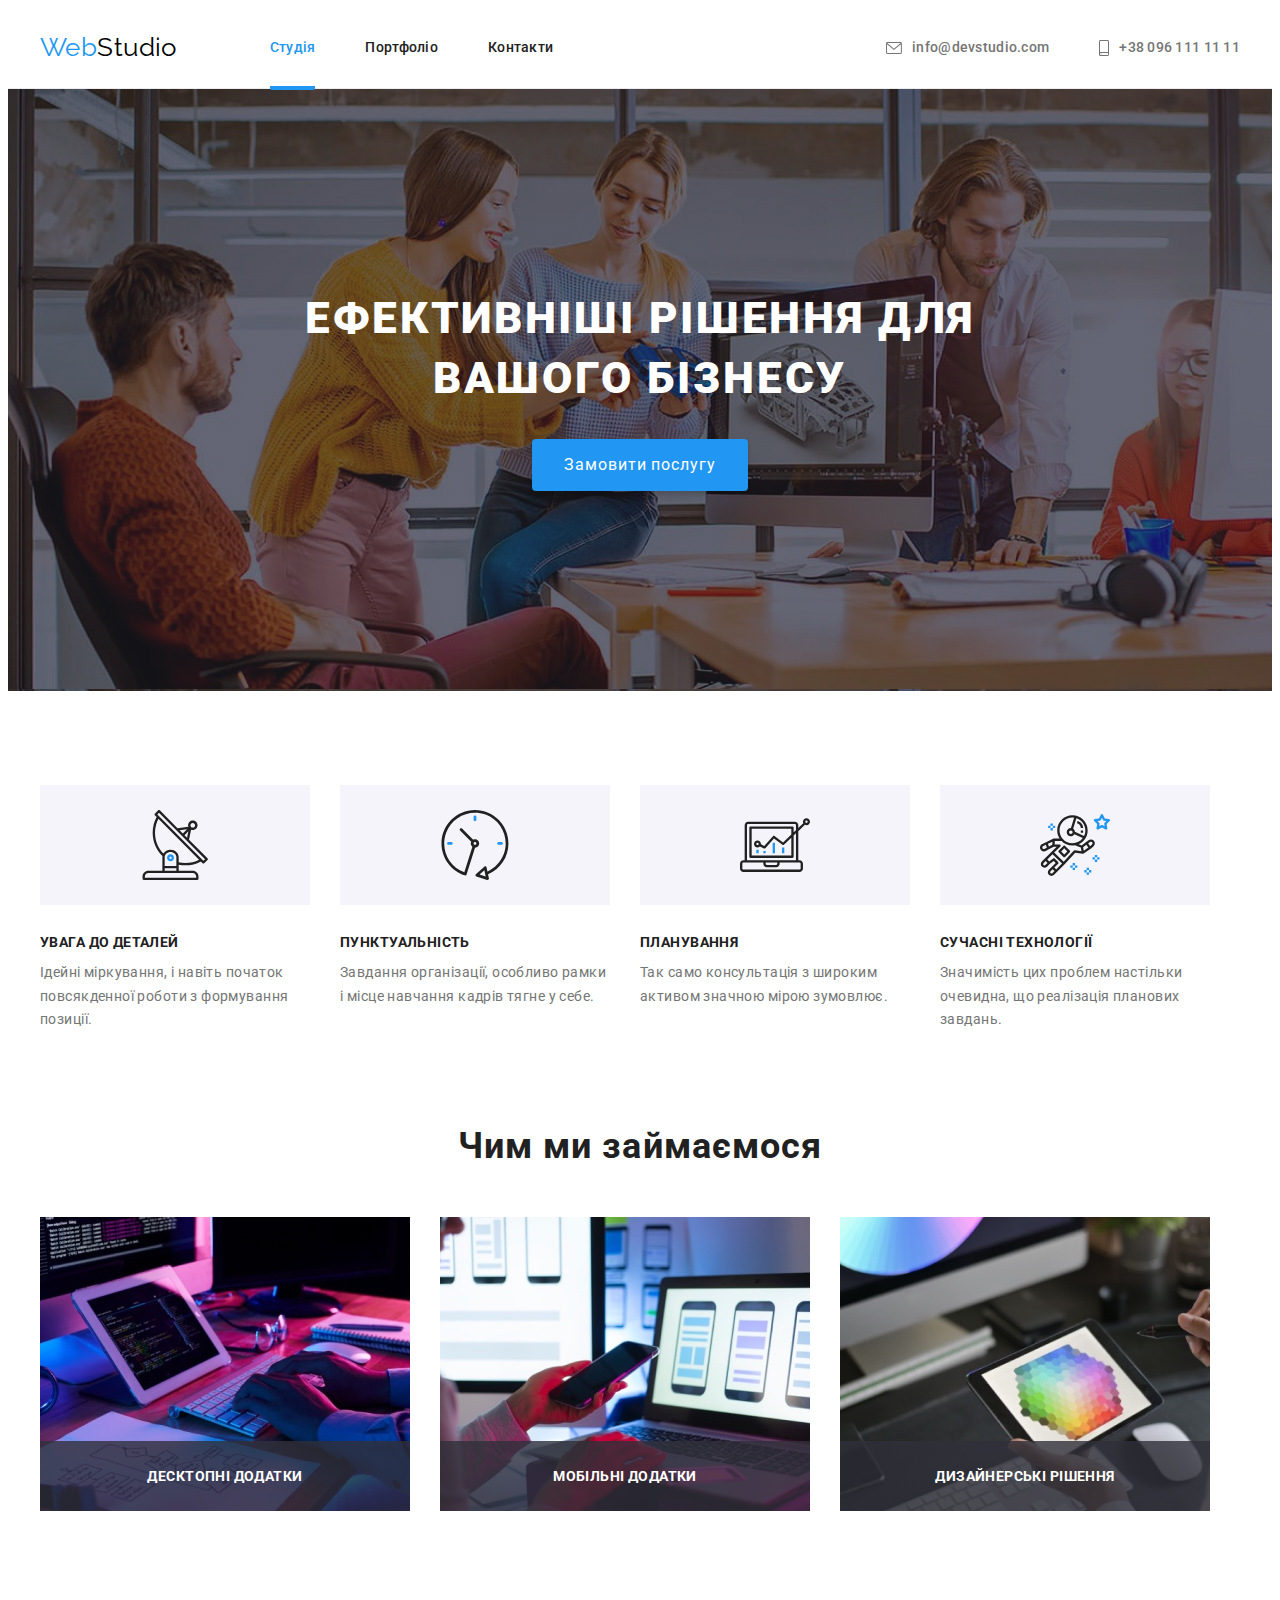
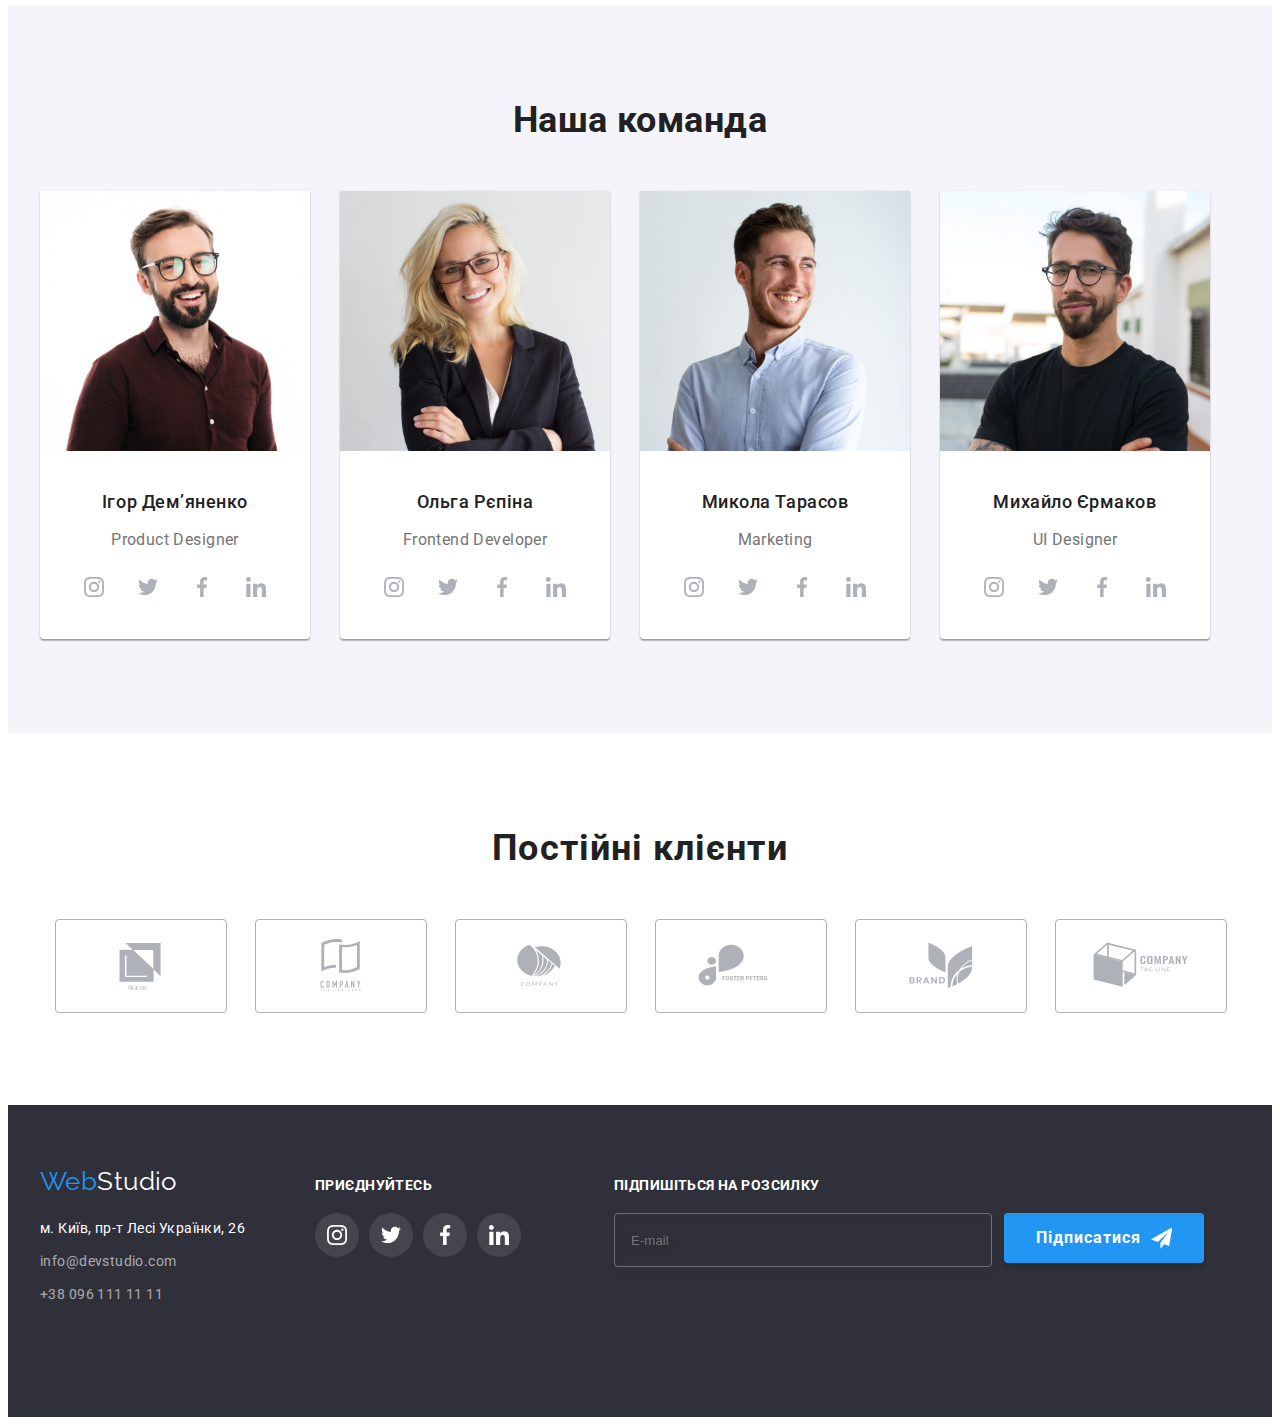
<file: index.html>
<!DOCTYPE html>
<html lang="uk">
<head>
    <meta charset="UTF-8">
    <meta http-equiv="X-UA-Compatible" content="IE=edge">
    <meta name="viewport" content="width=device-width, initial-scale=1.0">
    <title>Document</title>
    <link href="https://fonts.googleapis.com/css2?family=Raleway:wght@700&family=Roboto:wght@400;500;700;900&display=swap" 
          rel="stylesheet">
    <link rel="stylesheet" href="https://cdnjs.cloudflare.com/ajax/libs/modern-normalize/1.1.0/modern-normalize.min.css" integrity="sha512-wpPYUAdjBVSE4KJnH1VR1HeZfpl1ub8YT/NKx4PuQ5NmX2tKuGu6U/JRp5y+Y8XG2tV+wKQpNHVUX03MfMFn9Q==" 
            crossorigin="anonymous" referrerpolicy="no-referrer" />
    <link rel="stylesheet" href="./css/styles.css"/>
</head>
<body>
    <header class="header">
        <div class="container row">
            <nav class="header-left">
                <a class="studio" href="./index.html">
                    <span class="logo">Web</span><span class="logo-second">Studio</span>
                </a>
                <ul class="site-nav">
                    <li class="site-face"><a href="./index.html" class="link current">Студія</a></li>
                    <li class="site-face"><a href="./portfolio.html" class="link">Портфоліо</a></li>
                    <li class="site-face"><a href="" class="link">Контакти</a></li>
                </ul>
            </nav>
            <ul class="header-right">
                <li class="header-contact">
                    <a class="contacts-adress" href="mailto:info@devstudio.com">
                        <svg class="header-icon-mail" width="16" height="12">
                            <use href="./images/icons.svg#icon-envelope"></use>
                        </svg>
                        info@devstudio.com
                    </a>
                </li>
                <li class="header-contact">
                    <a class="contacts-adress" href="tel:+380961111111">
                        <svg class="header-icon-phone" width="10" height="16">
                            <use href="./images/icons.svg#icon-smartphone"></use>
                        </svg>
                        +38 096 111 11 11
                    </a>
                </li>
            </ul>
        </div>
    </header>
    <main>
        <section class="hero-main">
            <div class="container">
                <div class="backdrop is-hidden" data-modal>
                    <div class="modal">
                        <button class="button button-modal-close" data-modal-close>
                            <svg class="modal-icon-close">
                                <use class="modal-close" href="./images/icons.svg#icon-vector" width="11" height="11"></use>
                            </svg>
                        </button>
                        <p class="modal-title">Залиште свої дані, ми вам передзвонимо</p>
                        <form action="#" class="modal-form">
                            <div class="modal-field">
                                <label class="modal-label">Ім'я
                                    <div class="input-wrap">
                                        <input 
                                            class="modal-input"
                                            type="text" 
                                            name="user-name"
                                            required
                                        />
                                        <svg class="modal-icon" width="18" height="18">
                                            <use href="./images/icons.svg#icon-person"></use>
                                        </svg>
                                    </div>
                                </label>
                            </div>
                            <div class="modal-field">
                                <label class="modal-label">Телефон
                                   <div class="input-wrap">
                                        <input 
                                            class="modal-input"
                                            type="tel" 
                                            name="user-phone" 
                                            required
                                        />
                                        <svg class="modal-icon" width="18" height="18">
                                            <use href="./images/icons.svg#icon-phone"></use>
                                        </svg>
                                   </div>
                                </label>
                            </div>
                            <div class="modal-field">
                                <label class="modal-label">Пошта
                                    <div class="input-wrap">
                                        <input 
                                            class="modal-input"
                                            type="email" 
                                            name="user-mail"
                                            required
                                        />
                                        <svg class="modal-icon" width="18" height="18">
                                            <use href="./images/icons.svg#icon-email"></use>
                                        </svg>
                                    </div>
                                </label>
                            </div>
                            <div class="modal-field">
                                <label class="modal-label">Коментар
                                    <textarea class="modal-text"
                                        name="user-text"
                                        placeholder="Введіть текст"
                                    ></textarea>
                                </label>
                            </div>
                           <div class="modal-privacy">
                                <input type="checkbox" name="privacy" id="privacy" class="modal-check visually-hidden" value="true">
                                    <label for="privacy" class="check-text">
                                    <span>
                                        <svg class="check-icon" width="16" height="15">
                                            <use href="./images/icons.svg#icon-vectors"></use>
                                        </svg>
                                    </span>
                                    Погоджуюся з розсилкою та приймаю &nbsp;
                                    <a class="modal-link" href="">Умови договору</a> 
                                </label>
                           </div>
                            <button type="submit" class="button">Відправити</button>
                        </form>
                    </div>
                </div>
                <h1 class="hero">Ефективніші рішення для </br> вашого бізнесу</h1>
                <button class="button" data-modal-open type="button">Замовити послугу</button>
            </div>
            
        </section>
        <section class="benefit">
            <div class="container">
                <h2 class="benefit-title-item">Переваги</h2>
                <ul class="benefit-main ben-row">
                    <li class="ben-text-row ben-text-two">
                        <div class="icon-in-ben">
                            <svg class="ben-icon" width="70" height='70'>
                                <use href="./images/icons.svg#icon-Group"></use>
                            </svg>
                        </div>
                        <div class="icon-text-main">
                            <h3 class="benefit-title">Увага до деталей</h3>
                            <p class="benefit-text">
                                Ідейні міркування, і навіть початок повсякденної роботи з формування позиції.
                            </p>
                        </div>
                    </li>
                    <li class="ben-text-row ben-text">
                        <div class="icon-in-ben">
                            <svg class="ben-icon" width="70" height='70'>
                                <use href="./images/icons.svg#icon-clock"></use>
                            </svg>
                        </div>
                        <div class="ben-text-main">
                            <h3 class="benefit-title">Пунктуальність</h3>
                            <p class="benefit-text">
                                Завдання організації, особливо рамки і місце навчання кадрів тягне у себе.
                            </p>
                        </div>
                    </li>
                    <li class="ben-text-row ben-text">
                        <div class="icon-in-ben">
                            <svg class="ben-icon" width="70" height='70'>
                                <use href="./images/icons.svg#icon-diagram"></use>
                            </svg>
                        </div>
                        <div class="ben-text-main">
                            <h3 class="benefit-title">Планування</h3>
                            <p class="benefit-text">
                                Так само консультація з широким активом значною мірою зумовлює.
                            </p>
                        </div>
                    </li>
                    <li class="ben-text-row ben-text-two">
                        <div class="icon-in-ben">
                            <svg class="ben-icon" width="70" height='70'>
                                <use href="./images/icons.svg#icon-astronaut"></use>
                            </svg>
                        </div>
                        <div class="ben-text-main">
                            <h3 class="benefit-title">Сучасні технології</h3>
                            <p class="benefit-text">
                                Значимість цих проблем настільки очевидна, що реалізація планових завдань.
                            </p>
                        </div>
                    </li>
                </ul>
            </div>

        </section>
        <section class="advantage">
            <div class="container">
                <h2 class="advantage-title">Чим ми займаємося</h2>
                    <ul class="advantage-main advantage-row">
                       <li class="advan-img">
                            <div class="advan-img-action"><img class="advantage-img" src="./images/img-1.jpg" alt="Розробка" width="370" height="294"/>
                                <div class="advantage-action">
                                    <p class="advantage-text">Десктопні додатки</p>
                                </div>
                            </div>
                            
                        </li>
                       <li class="advan-img">
                            <div class="advan-img-action"><img class="advantage-img" src="./images/img-2-2.jpg" alt="Дизайн" width="370" height="294"/>
                                <div class="advantage-action">
                                    <p class="advantage-text">Мобільні додатки</p>
                                </div>
                            </div>
                           
                        </li>
                       <li class="advan-img">
                            <div class="advan-img-action"><img class="advantage-img" src="./images/img-3.jpg" alt="Запуск вашого проекта" width="370" height="294"/>
                                <div class="advantage-action">
                                <p class="advantage-text">Дизайнерські рішення</p>
                                </div>
                            </div>
                            
                        </li>
                    </ul>
            </div>
        </section>
        <section class="team-section">
            <div class="container">
                <h2 class="team">Наша команда</h2>
                <ul class="team-item">
                    <li class="team-row">
                        <img class="team-img" src="./images/vykl1.jpg" alt="Ігор Демʼяненко" width="270" height="260"/>
                        <div class="team-text-main">
                            <h3 class="team-title">Ігор Демʼяненко</h3>
                            <p class="team-text">Product Designer</p>
                            <ul class="team-main">
                                <li class="team-icon">
                                    <a class="team-link link" href="">
                                        <svg class="team-link-pic" width="20" height="20">
                                            <use href="./images/icons.svg#icon-instagram"></use>
                                        </svg>
                                    </a></li>
                                <li class="team-icon">
                                    <a class="team-link link" href="">
                                        <svg class="team-link-pic" width="20" height="20">
                                            <use href="./images/icons.svg#icon-twitter"></use>
                                        </svg>
                                    </a></li>
                                <li class="team-icon">
                                    <a class="team-link link" href="">
                                        <svg class="team-link-pic" width="20" height="20">
                                            <use href="./images/icons.svg#icon-facebook"></use>
                                        </svg>
                                    </a></li>
                                <li class="team-icon">
                                    <a class="team-link link" href="">
                                        <svg class="team-link-pic" width="20" height="20">
                                            <use href="./images/icons.svg#icon-linkedin"></use>
                                        </svg>
                                    </a></li>
                            </ul>
                        </div>
                    </li>
                    <li class="team-row">
                        <img class="team-img" src="./images/vykl2.jpg" alt="Ольга Рєпіна" width="270" height="260" />
                        <div class="team-text-main">
                            <h3 class="team-title">Ольга Рєпіна</h3>
                            <p class="team-text">Frontend Developer</p>
                            <ul class="team-main">
                                <li class="team-icon">
                                    <a class="team-link link" href="">
                                        <svg class="team-link-pic" width="20" height="20">
                                            <use href="./images/icons.svg#icon-instagram"></use>
                                        </svg>
                                    </a>
                                </li>
                                <li class="team-icon">
                                    <a class="team-link link" href="">
                                        <svg class="team-link-pic" width="20" height="20">
                                            <use href="./images/icons.svg#icon-twitter"></use>
                                        </svg>
                                    </a>
                                </li>
                                <li class="team-icon">
                                    <a class="team-link link" href="">
                                        <svg class="team-link-pic" width="20" height="20">
                                            <use href="./images/icons.svg#icon-facebook"></use>
                                        </svg>
                                    </a>
                                </li>
                                <li class="team-icon">
                                    <a class="team-link link" href="">
                                        <svg class="team-link-pic" width="20" height="20">
                                            <use href="./images/icons.svg#icon-linkedin"></use>
                                        </svg>
                                    </a>
                                </li>
                            </ul>
                        </div>
                    </li>
                    <li class="team-row">
                      <img class="team-img" src="./images/vykl3.jpg" alt="Микола Тарасов" width="270" height="260" />
                      <div class="team-text-main">
                          <h3 class="team-title">Микола Тарасов</h3>
                          <p class="team-text">Marketing</p>
                            <ul class="team-main">
                                <li class="team-icon">
                                    <a class="team-link link" href="">
                                        <svg class="team-link-pic" width="20" height="20">
                                            <use href="./images/icons.svg#icon-instagram"></use>
                                        </svg>
                                    </a>
                                </li>
                                <li class="team-icon">
                                    <a class="team-link link" href="">
                                        <svg class="team-link-pic" width="20" height="20">
                                            <use href="./images/icons.svg#icon-twitter"></use>
                                        </svg>
                                    </a>
                                </li>
                                <li class="team-icon">
                                    <a class="team-link link" href="">
                                        <svg class="team-link-pic" width="20" height="20">
                                            <use href="./images/icons.svg#icon-facebook"></use>
                                        </svg>
                                    </a>
                                </li>
                                <li class="team-icon">
                                    <a class="team-link link" href="">
                                        <svg class="team-link-pic" width="20" height="20">
                                            <use href="./images/icons.svg#icon-linkedin"></use>
                                        </svg>
                                    </a>
                                </li>
                            </ul>
                      </div>
                    </li>
                    <li class="team-row">
                        <img class="team-img" src="./images/vykl4.jpg" alt="Михайло Єрмаков" width="270" height="260" />
                        <div class="team-text-main">
                            <h3 class="team-title">Михайло Єрмаков</h3>
                            <p class="team-text">UI Designer</p>
                            <ul class="team-main">
                                <li class="team-icon">
                                    <a class="team-link link" href="">
                                        <svg class="team-link-pic" width="20" height="20">
                                            <use href="./images/icons.svg#icon-instagram"></use>
                                        </svg>
                                    </a>
                                </li>
                                <li class="team-icon">
                                    <a class="team-link link" href="">
                                        <svg class="team-link-pic" width="20" height="20">
                                            <use href="./images/icons.svg#icon-twitter"></use>
                                        </svg>
                                    </a>
                                </li>
                                <li class="team-icon link">
                                    <a class="team-link" href="">
                                        <svg class="team-link-pic" width="20" height="20">
                                            <use href="./images/icons.svg#icon-facebook"></use>
                                        </svg>
                                    </a>
                                </li>
                                <li class="team-icon link">
                                    <a class="team-link" href="">
                                        <svg class="team-link-pic" width="20" height="20">
                                            <use href="./images/icons.svg#icon-linkedin"></use>
                                        </svg>
                                    </a>
                                </li>
                            </ul>
                        </div>
                    </li>
                </ul>
        </section>
        <section class="clients">
            <div class="container">
                <h2 class="clients-item">Постійні клієнти</h2>
                <ul class="clients-row">
                    <li class="clients-pre"><a class="clients-link" href="">
                        <svg class="clients-icon" weidth="106" height="60">
                            <use href="./images/icons.svg#icon-Logo-7"></use>
                        </svg>
                    </a></li>
                    <li class="clients-pre"><a class="clients-link" href="">
                        <svg class="clients-icon" weidth="106" height="60">
                            <use href="./images/icons.svg#icon-Logo"></use>
                        </svg>
                    </a></li>
                    <li class="clients-pre"><a class="clients-link" href="">
                        <svg class="clients-icon" weidth="106" height="60">
                            <use href="./images/icons.svg#icon-Logo-3"></use>
                        </svg>
                    </a></li>
                    <li class="clients-pre"><a class="clients-link" href="">
                        <svg class="clients-icon" weidth="106" height="60">
                            <use href="./images/icons.svg#icon-Logo-4"></use>
                        </svg>
                    </a></li>
                    <li class="clients-pre"><a class="clients-link" href="">
                        <svg class="clients-icon" weidth="106" height="60">
                            <use href="./images/icons.svg#icon-Logo-5"></use>
                        </svg>
                    </a></li>
                    <li class="clients-pre"><a class="clients-link" href="">
                        <svg class="clients-icon" weidth="106" height="60">
                            <use href="./images/icons.svg#icon-Logo-6"></use>
                        </svg>
                    </a></li>
                </ul>
            </div>
        </section>
    </main>
    <footer class="footer">
        <div class="container footer-main">
            <div class="footer-adress-main">
                <a class="studio-footer" href="./index.html">
                    <span class="logo">Web</span><span class="logo-third">Studio</span>
                </a>
                <address>
                <ul>
                    <li class="li-fot"><a href="https://www.google.com/maps/place/%D0%B1%D1%83%D0%BB.+%D0%9B%D0%B5%D1%81%D0%B8+%D0%A3%D0%BA%D1%80%D0%B0%D0%B8%D0%BD%D0%BA%D0%B8,+26,+%D0%9A%D0%B8%D0%B5%D0%B2,+%D0%A3%D0%BA%D1%80%D0%B0%D0%B8%D0%BD%D0%B0,+02000/@50.4265807,30.5383858,17z/data=!3m1!4b1!4m5!3m4!1s0x40d4cf0e033ecbe9:0x57a4dffefec77da0!8m2!3d50.4265807!4d30.5383858" target="_blank"  rel="noopener noreferrer" class="footer-geoadress">м. Київ, пр-т Лесі Українки, 26</a>  </li>
                    <li class="li-fot"><a href="mailto:info@devstudio.com"  class="footer-adress">info@devstudio.com</a></li>
                    <li class="li-fot"><a href="tel:+380961111111" class="footer-adress">+38 096 111 11 11</a></li>
                </ul>
                </address>
            </div>
            <div class="follow-main">
                <h3 class="follow-text">ПРИЄДНУЙТЕСЬ</h3>
                     <ul class="follow">
                        <li class="follow-item">
                            <a class="follow-link">
                                <svg class="follow-icon" width="20" height="20">
                                    <use href="./images/icons.svg#icon-instagram"></use>
                                </svg>
                            </a>
                        </li>
                        <li class="follow-item">
                            <a class="follow-link">
                                <svg class="follow-icon" width="20" height="20">
                                    <use href="./images/icons.svg#icon-twitter"></use> 
                                </svg>
                            </a>
                        </li>
                        <li class="follow-item">
                            <a class="follow-link">
                                <svg class="follow-icon" width="20" height="20">
                                    <use href="./images/icons.svg#icon-facebook"></use> 
                                </svg>
                            </a>
                        </li>
                        <li class="follow-item">
                            <a class="follow-link">
                                <svg class="follow-icon" width="20" height="20">
                                    <use href="./images/icons.svg#icon-linkedin"></use>
                                </svg>
                            </a>
                        </li>
                    </ul>
            </div>
            <div class="window">
                <h3 class="follow-text">ПІДПИШІТЬСЯ НА РОЗСИЛКУ</h3>
                <form class="window-form">
                    <label class=" window-item">
                        <input class="window-input" name="user-mail" placeholder="E-mail"></textarea>
                        <button class="button btn-window" type="submit">Підписатися
                            <svg class="window-icon" width="24" height="24">
                                <use href="./images/icons.svg#icon-send"></use>
                            </svg>
                        </button>
                    </label>
                </form>
            </div>
        </div>
    </footer>
    <script src="./js/modal.js"></script>
</body>
</html>
</file>
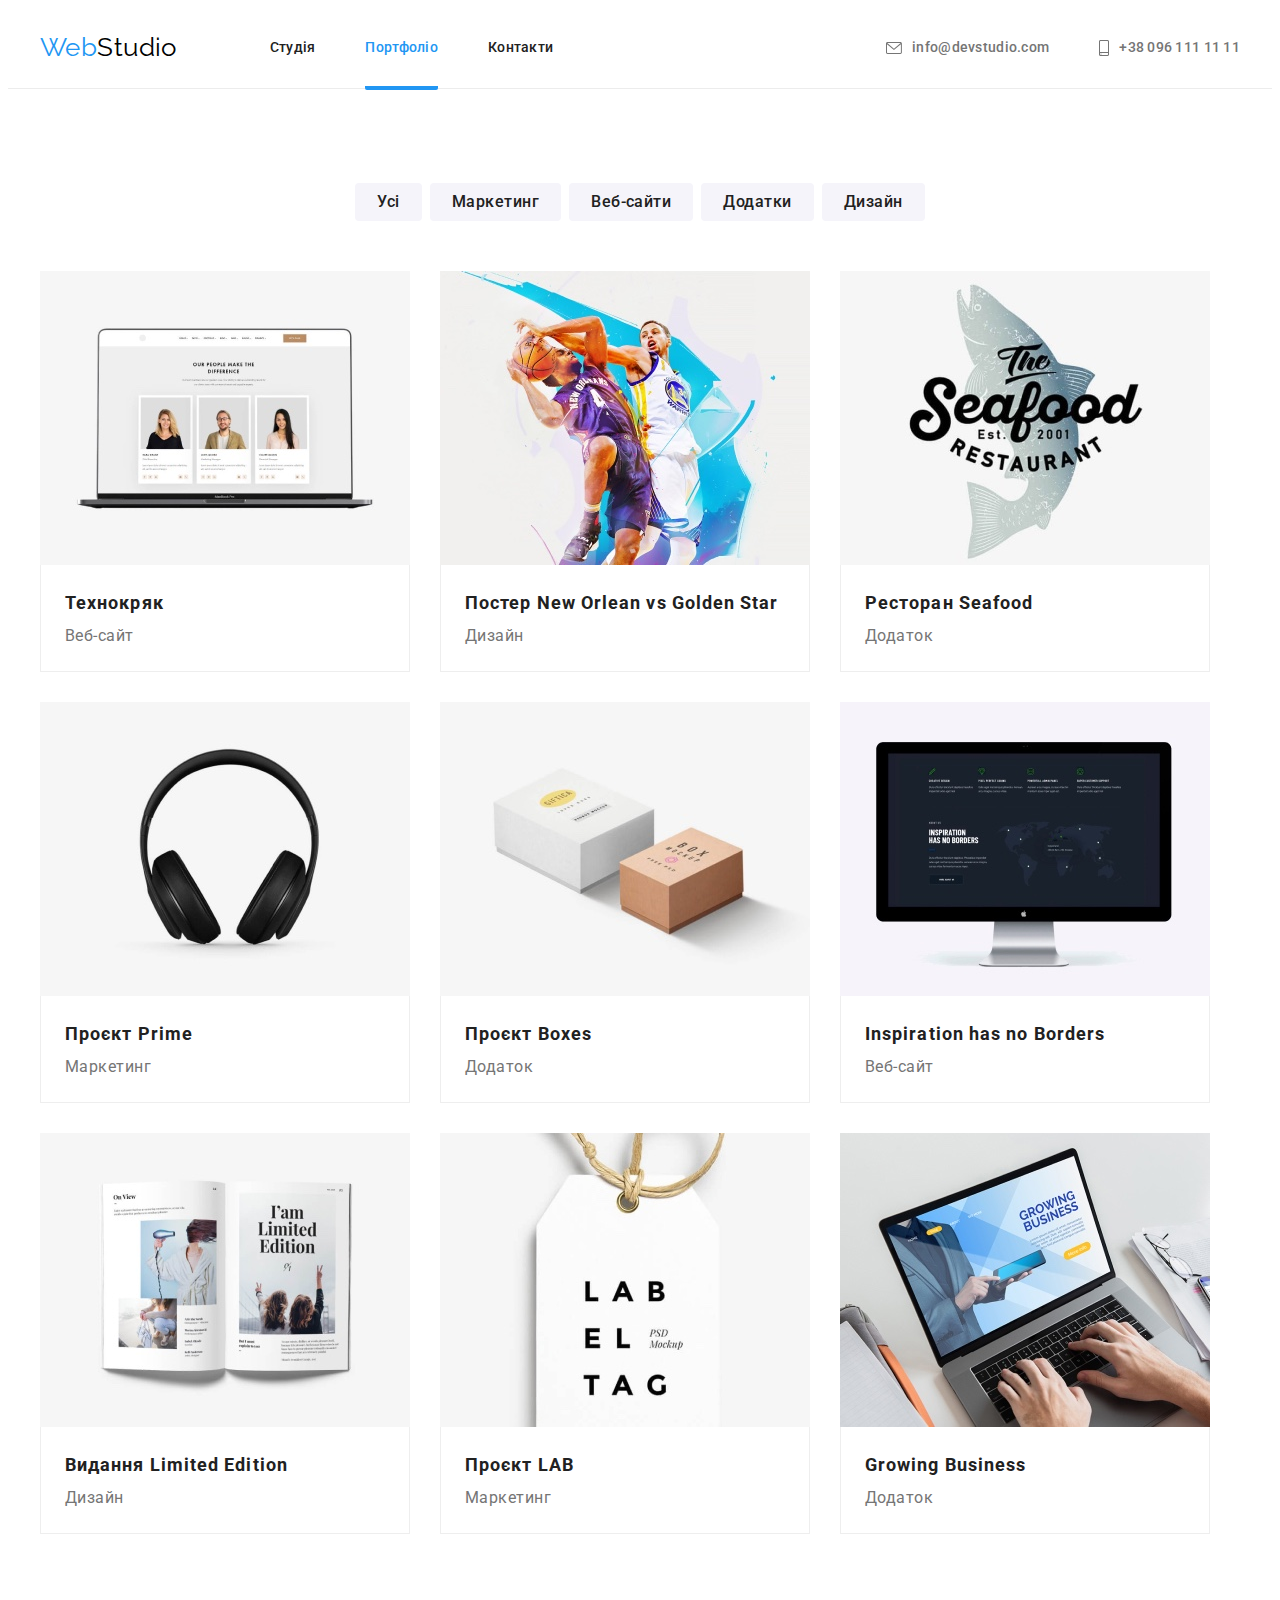
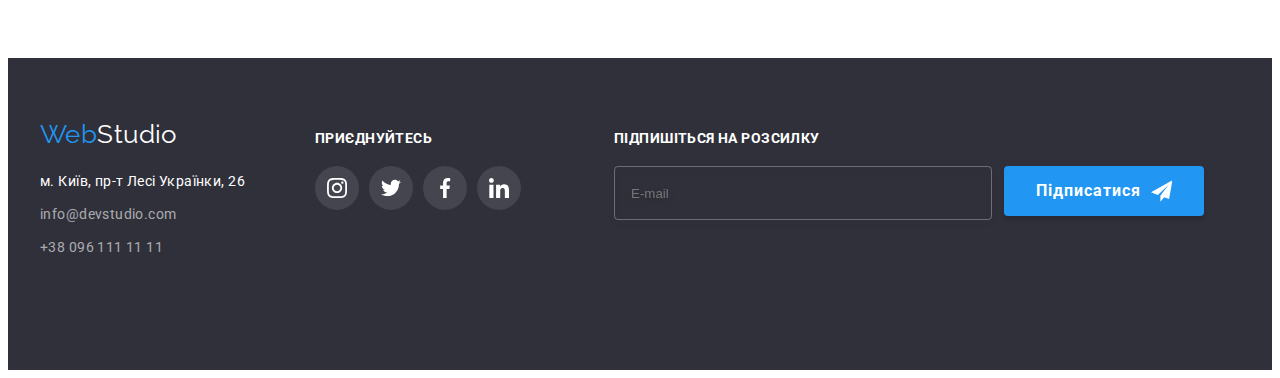
<file: portfolio.html>
<!DOCTYPE html>
<html lang="uk">
<head>
    <meta charset="UTF-8">
    <meta http-equiv="X-UA-Compatible" content="IE=edge">
    <meta name="viewport" content="width=device-width, initial-scale=1.0">
    <title>Document</title>
    <link href="https://fonts.googleapis.com/css2?family=Raleway:wght@700&family=Roboto:wght@400;500;700;900&display=swap" 
          rel="stylesheet">
    <link rel="stylesheet" href="https://cdnjs.cloudflare.com/ajax/libs/modern-normalize/1.1.0/modern-normalize.min.css" integrity="sha512-wpPYUAdjBVSE4KJnH1VR1HeZfpl1ub8YT/NKx4PuQ5NmX2tKuGu6U/JRp5y+Y8XG2tV+wKQpNHVUX03MfMFn9Q==" 
                crossorigin="anonymous" referrerpolicy="no-referrer" />
    <link rel="stylesheet" href="./css/styles.css"/>
</head>
<body>
    <header class="header">
        <div class="container row">
            <nav class="header-left">
                <a class="studio" href="./index.html">
                    <span class="logo">Web</span><span class="logo-second">Studio</span>
                </a>
                <ul class="site-nav">
                    <li class="site-face"><a href="./index.html" class="link">Студія</a></li>
                    <li class="site-face"><a href="./portfolio.html" class="link current">Портфоліо</a></li>
                    <li class="site-face"><a href="" class="link">Контакти</a></li>
                </ul>
            </nav>
            <ul class="header-right">
                <li class="header-contact">
                    <a class="contacts-adress" href="mailto:info@devstudio.com">
                        <svg class="header-icon-mail" width="16" height="12">
                            <use href="./images/icons.svg#icon-envelope"></use>
                        </svg>
                        info@devstudio.com
                    </a>
                </li>
                <li class="header-contact">
                    <a class="contacts-adress" href="tel:+380961111111">
                        <svg class="header-icon-phone" width="10" height="16">
                            <use href="./images/icons.svg#icon-smartphone"></use>
                        </svg>
                        +38 096 111 11 11
                    </a>
                </li>
            </ul>
        </div>
    </header>
    <main>
        <section class="but-nav-main">   
            <div class="container but">
                <ul class="but-nav-row"><h1 class="benefit-title-item">Навігація вкладок</h1>
                    <li class="but-item"><button class="but-nav" type="button">Усі</button></li>
                    <li class="but-item"><button class="but-nav" type ="button">Маркетинг</button></li>
                    <li class="but-item"><button class="but-nav" type="button">Веб-сайти</button></li>
                    <li class="but-item"><button class="but-nav" type ="button">Додатки</button></li>
                    <li class="but-item"><button class="but-nav" type ="button">Дизайн</button></li>
                </ul>
            </div>
            <div class="container">
                <ul class="port-row"><h2 class="benefit-title-item">Перелік додатків та посилань</h2>   
                    <li class="port-item">
                        <a href="" class="port">
                            <div class="port-img-action">
                                <img class="port-img" src="./images/img-11.jpg" alt="Технокряк" width="370">
                                <div class="port-action">
                                    <p class="port-text-action">
                                        Ресурс пропонує комплексні пропозиції з різним рівнем функціоналу та сервісів. Все це дозволить відвідувачу отримати
                                        вичерпні відомості про компанію чи приватну особу.
                                    </p>
                                </div>
                            </div>
                            <div class="port-back">
                                <h3 class="port-link">Технокряк</h3>
                                <p class="port-link-text">Веб-сайт</p>
                            </div>
                        </a>
                    </li>
                    <li class="port-item">
                        <a href="" class="port">
                            <div class="port-img-action">
                                <img class="port-img" src="./images/img-2.jpg" alt="Постер" width="370">
                                <div class="port-action">
                                    <p class="port-text-action">
                                        Ресурс пропонує комплексні пропозиції з різним рівнем функціоналу та сервісів. Все це дозволить відвідувачу
                                        отримати
                                        вичерпні відомості про компанію чи приватну особу.
                                    </p>
                                </div>
                            </div>
                            <div class="port-back">
                                <h3 class="port-link">Постер New Orlean vs Golden Star</h3>
                                <p class="port-link-text">Дизайн</p>
                            </div>
                        </a>
                    </li>
                    <li class="port-item">
                        <a href="" class="port">
                            <div class="port-img-action">
                                <img class="port-img" src="./images/img-33.jpg" alt="Ресторан" width="370">
                                <div class="port-action">
                                    <p class="port-text-action">
                                        Ресурс пропонує комплексні пропозиції з різним рівнем функціоналу та сервісів. Все це дозволить відвідувачу
                                        отримати
                                        вичерпні відомості про компанію чи приватну особу.
                                    </p>
                                </div>
                            </div>
                            <div class="port-back">
                                <h3 class="port-link">Ресторан Seafood </h3>
                                <p class="port-link-text">Додаток</p>
                            </div>
                        </a>
                    </li>
                    <li class="port-item">
                        <a href="" class="port">
                            <div class="port-img-action">
                                <img class="port-img" src="./images/img-4.jpg" alt="Проєкт" width="370">
                                <div class="port-action">
                                    <p class="port-text-action">
                                        Ресурс пропонує комплексні пропозиції з різним рівнем функціоналу та сервісів. Все це дозволить відвідувачу
                                        отримати
                                        вичерпні відомості про компанію чи приватну особу.
                                    </p>
                                </div>
                            </div>
                            <div class="port-back">
                                <h3 class="port-link">Проєкт Prime</h3>
                                <p class="port-link-text">Маркетинг</p>
                            </div>
                        </a>
                    </li>
                    <li class="port-item">
                        <a href="" class="port"> 
                            <div class="port-img-action">
                                <img class="port-img" src="./images/img-5.jpg" alt="Проєкт" width="370">
                                <div class="port-action">
                                    <p class="port-text-action">
                                        Ресурс пропонує комплексні пропозиції з різним рівнем функціоналу та сервісів. Все це дозволить відвідувачу
                                        отримати
                                        вичерпні відомості про компанію чи приватну особу.
                                    </p>
                                </div>
                            </div>
                            <div class="port-back">
                                <h3 class="port-link">Проєкт Boxes</h3>
                                <p class="port-link-text">Додаток</p>
                            </div>
                        </a>
                    </li>
                    <li class="port-item">
                        <a href="" class="port">
                            <div class="port-img-action">
                                <img class="port-img" src="./images/img-6.jpg" alt="Inspiration" width="370">
                                <div class="port-action">
                                    <p class="port-text-action">
                                        Ресурс пропонує комплексні пропозиції з різним рівнем функціоналу та сервісів. Все це дозволить відвідувачу
                                        отримати
                                        вичерпні відомості про компанію чи приватну особу.
                                    </p>
                                </div>
                            </div>
                            <div class="port-back">
                                <h3 class="port-link">Inspiration has no Borders</h3>
                                <p class="port-link-text">Веб-сайт</p>
                            </div>
                        </a>
                    </li>
                    <li class="port-item">
                        <a href="" class="port">
                            <div class="port-img-action">
                                <img class="port-img" src="./images/img-7.jpg" alt="Видання" width="370">
                                <div class="port-action">
                                    <p class="port-text-action">
                                        Ресурс пропонує комплексні пропозиції з різним рівнем функціоналу та сервісів. Все це дозволить відвідувачу
                                        отримати
                                        вичерпні відомості про компанію чи приватну особу.
                                    </p>
                                </div>
                            </div>
                            <div class="port-back">
                                <h3 class="port-link">Видання Limited Edition</h3>
                                <p class="port-link-text">Дизайн</p>
                            </div>
                        </a>
                    </li>
                    <li class="port-item"> <a href="" class="port">
                        <div class="port-img-action">
                            <img class="port-img" src="./images/img-8.jpg" alt="Проєкт" width="370">
                            <div class="port-action">
                                <p class="port-text-action">
                                    Ресурс пропонує комплексні пропозиції з різним рівнем функціоналу та сервісів. Все це дозволить відвідувачу
                                    отримати
                                    вичерпні відомості про компанію чи приватну особу.
                                </p>
                            </div>
                        </div>
                        <div class="port-back">
                            <h3 class="port-link">Проєкт LAB</h3>
                            <p class="port-link-text">Маркетинг</p>
                        </div></a>
                    </li>
                    <li class="port-item">
                        <a href="" class="port">
                            <div class="port-img-action">
                                <img class="port-img" src="./images/img-9.jpg" alt="Growing" width="370">
                                <div class="port-action">
                                    <p class="port-text-action">
                                        Ресурс пропонує комплексні пропозиції з різним рівнем функціоналу та сервісів. Все це дозволить відвідувачу
                                        отримати
                                        вичерпні відомості про компанію чи приватну особу.
                                    </p>
                                </div>
                            </div>
                            <div class="port-back">
                                <h3 class="port-link">Growing Business</h3>
                                <p class="port-link-text">Додаток</p>
                            </div>
                        </a>
                    </li>  
                </ul>
            </div>
        </section>
    </main>
    <footer class="footer">
        <div class="container footer-main">
            <div class="footer-adress-main">
                <a class="studio-footer" href="./index.html">
                    <span class="logo">Web</span><span class="logo-third">Studio</span>
                </a>
                <address>
                    <ul>
                        <li class="li-fot"><a
                                href="https://www.google.com/maps/place/%D0%B1%D1%83%D0%BB.+%D0%9B%D0%B5%D1%81%D0%B8+%D0%A3%D0%BA%D1%80%D0%B0%D0%B8%D0%BD%D0%BA%D0%B8,+26,+%D0%9A%D0%B8%D0%B5%D0%B2,+%D0%A3%D0%BA%D1%80%D0%B0%D0%B8%D0%BD%D0%B0,+02000/@50.4265807,30.5383858,17z/data=!3m1!4b1!4m5!3m4!1s0x40d4cf0e033ecbe9:0x57a4dffefec77da0!8m2!3d50.4265807!4d30.5383858"
                                target="_blank" rel="noopener noreferrer" class="footer-geoadress">м. Київ, пр-т Лесі
                                Українки, 26</a> </li>
                        <li class="li-fot"><a href="mailto:info@devstudio.com" class="footer-adress">info@devstudio.com</a>
                        </li>
                        <li class="li-fot"><a href="tel:+380961111111" class="footer-adress">+38 096 111 11 11</a></li>
                    </ul>
                </address>
            </div>
            <div class="follow-main">
                <h3 class="follow-text">ПРИЄДНУЙТЕСЬ</h3>
                <ul class="follow">
                    <li class="follow-item">
                        <a class="follow-link">
                            <svg class="follow-icon" width="20" height="20">
                                <use href="./images/icons.svg#icon-instagram"></use>
                            </svg>
                        </a>
                    </li>
                    <li class="follow-item">
                        <a class="follow-link">
                            <svg class="follow-icon" width="20" height="20">
                                <use href="./images/icons.svg#icon-twitter"></use>
                            </svg>
                        </a>
                    </li>
                    <li class="follow-item">
                        <a class="follow-link">
                            <svg class="follow-icon" width="20" height="20">
                                <use href="./images/icons.svg#icon-facebook"></use>
                            </svg>
                        </a>
                    </li>
                    <li class="follow-item">
                        <a class="follow-link">
                            <svg class="follow-icon" width="20" height="20">
                                <use href="./images/icons.svg#icon-linkedin"></use>
                            </svg>
                        </a>
                    </li>
                </ul>
            </div>
            <div class="window">
                <h3 class="follow-text">ПІДПИШІТЬСЯ НА РОЗСИЛКУ</h3>
                <form class="window-form">
                    <label class=" window-item">
                        <input class="window-input" name="user-mail" placeholder="E-mail"></textarea>
                        <button class="button btn-window" type="submit">Підписатися
                            <svg class="window-icon" width="24" height="24">
                                <use href="./images/icons.svg#icon-send"></use>
                            </svg>
                        </button>
                    </label>
                </form>
            </div>
        </div>
    </footer>
    <script src="./js/modal.js"></script>
    </body>
</html>
</file>
<file: css/styles.css>
/*  колір тексту #757575 */
/*  колір заголовка #212121 */
/*  колір виділення #2196F3 */
/* колір фона #F5F5F5*/
/* колір фону героя #2F303A */
/*  колір фону секції з викладачами #F5F4FA */
/* колів фону під секцій з викладачами #FFFFFF */


:root {
    --primary-text-color:#757575;
    --title-text-color: #212121;
    --background-color: #F5F5F5;
    --accent-color: #2196F3;
}

p,
h1, 
h2, 
h3, 
h4 {
    margin: 0;
}
.img{
    display: block;
}

ul {
    margin: 0;
    padding-left: 0;
 }

body {
    font-family:'Roboto' , sans-serif;
    font-size: 14px ;
    letter-spacing: 0.03em;
    color: var(--primary-text-color) ; 
    text-decoration: none;
}

ul {
    list-style: none;
}
section {
    padding-top: 94px;
    padding-bottom: 94px;
}
.container {
    width: 1200px;
    padding-left: 15px;
    padding-right: 15px;
    margin-left: auto;
    margin-right: auto;
    /* outline: 2px solid tomato; */
}
.row {
    display: flex;
    align-items: center;
}
.header-left {
    display: flex;
    align-items: center;
}
.header {
    padding-top: 24px;
    padding-bottom: 25px;
    border-bottom: 1px solid #ECECEC;
}
.header-right {
    display: flex;
    justify-content: center;
    margin-left: var(--typical-padding);
    margin-left: auto;
}
/* .header-contact {
    margin-left: 50px;
} */
.header-contact:not(:last-child) {
    margin-right: 50px;
}
.studio {
    text-decoration: none;
    margin-right: 93px;
}

.logo {
    color: var(--accent-color) ;
    font-family: Raleway ; 
    font-size: 26px ;
    line-height: calc(31/26);
}

.logo-second{
    color:#000000;
    font-family: Raleway ; 
    font-size: 26px ;
    line-height: calc(31/26);
}

.logo-third{
    color:#FFFFFF;
    font-family: Raleway ; 
    font-size: 26px ;
    line-height: calc(31/26);
}
/* --------------------SITE     NAV    -------------------- */

.site-face:not(:last-child) {
    margin-right: 50px;
}

.site-nav {
    display: flex;
    margin-left: var(--typical-padding);
    transition: color 250ms cubic-bezier(0.4, 0, 0.2, 1);
}

.site-nav .link {
    color: var(--title-text-color) ;
    letter-spacing: 0.02em;
    font-weight: 500;
    text-decoration: none;
    line-height: 1.14;
}

.site-nav .link.current {
    color: var(--accent-color);
    letter-spacing: 0.02em;
    font-weight: 500;
    text-decoration: none;
    line-height: 1.14;
}

.site-face {
    position: relative;
}
 .current::after {
    content: '';
    position: absolute;
    display: block;
    border-bottom: 4px solid #2196F3;
    border-radius: 2px;
    bottom: -34px;
    left: 0;
    height: 4px;
    width: 100%;
    color: var(--accent-color);
}


.site-nav , .link:focus , .link:hover {
    color:var(--accent-color);
}
.header-icon-mail {
    width: 16px;
    height: 12px;
    fill: var(--primary-text-color);
    margin-right: 10px;
    transition: fill 250ms cubic-bezier(0.4, 0, 0.2, 1);
}
.contacts-adress {
    width: 100%;
    height: 100%;
    font-weight: 500;
    color: var(--primary-text-color);
    text-decoration: none;
    line-height: 1.71;
    letter-spacing: 0.02em;
    display: flex;
    align-items: center;
    justify-content: center;
    transition: color 250ms cubic-bezier(0.4, 0, 0.2, 1);
}
.contacts-adress:focus .header-icon-mail,
.contacts-adress:hover .header-icon-mail{
    fill: var(--accent-color);
}
.contacts-adress:focus .header-icon-phone,
.contacts-adress:hover .header-icon-phone {
    fill: var(--accent-color);
}
.header-icon-phone {
    width: 10px;
    height: 16px;
    fill: var(--primary-text-color);
    margin-right: 10px;
    transition: fill 250ms cubic-bezier(0.4, 0, 0.2, 1);
}
.contacts-adress:hover, .contacts-adress:focus {
    color: var(--accent-color) ;
}
/* -------------------------HERO------------------ */


.hero-main {
    background-color: #2F303A ;
    max-width: 1600px;
    padding-top: 200px;
    padding-bottom: 200px;
    margin-left: auto;
    margin-right: auto;
    background-image: linear-gradient(
        rgba(47, 48, 58, 0.4), 
        rgba(47, 48, 58, 0.4)), 
        url(../images/Img.jpg);
    
}

.hero {
    color: #FFFFFF;
    font-weight: 900;
    font-size: 44px;
    line-height: 1.36;
    text-align: center;
    letter-spacing: 0.06em;
    text-transform: uppercase;
    padding-bottom: 30px;
}

.button { 
    font-family: 'Roboto';
    cursor:pointer;
    color: #FFFFFF;
    background-color: var(--accent-color);
    font-weight: 216px;
    font-size: 16px;
    letter-spacing: 0.06em;
    align-items: center;
    text-align: center;
    line-height: 2;
    margin: 0 auto;
    display:block;
    border-style: none;
    box-shadow: 0px 4px 4px rgba(0, 0, 0, 0.15);
    padding: 10px 32px;
    border-radius: 4px;
}

/* -----------------------------BUT NAVIGATION------------------------*/
.but {
    display: flex;
    align-items: center;
}
.but-item:not(:last-child) {
    margin-right: 8px;
}

.but-nav-row {
    display: flex;
    margin-right:auto;
    margin-left: auto;
    padding-bottom: 50px;
}
.but-nav {
    cursor: pointer;
    font-family: 'Roboto';
    background-color:  #F5F4FA;
    color: var(--title-text-color);
    font-weight: 500;
    font-size: 16px;
    letter-spacing: 0.03em;
    line-height: 1.62;
    padding: 6px 22px;
    border-radius:4px;
    border-style: none;
    transition: background-color 250ms cubic-bezier(0.4, 0, 0.2, 1), 
                color 250ms cubic-bezier(0.4, 0, 0.2, 1),
                box-shadow 250ms cubic-bezier(0.4, 0, 0.2, 1);
}

.but-nav:focus , .but-nav:hover {
    background-color: var(--accent-color);
    color: var(--background-color);
    box-shadow: 0px 3px 1px rgba(0, 0, 0, 0.1), 
        0px 1px 2px rgba(0, 0, 0, 0.08), 
        0px 2px 2px rgba(0, 0, 0, 0.12);
}

/* ---------------------------ADVANTAGE--------------------------- */
.advantage-row {
    display: flex;
}
.advan-img:not(:last-child) {
    margin-right: 30px; 
}
.advan-img-action {
    position: relative;
    z-index: -1;
    
}

.advantage-text {
    color: #FFFFFF;
    font-weight: 700;
    font-size: 14px;
    line-height: calc(16/14);
    text-align: center;
    align-items: center;
    text-transform: uppercase;
    padding-top: 27px;
    padding-bottom: 27px;
}
.advantage-action {
    height: 70px;
    width: 100%;
    background-color: rgba(47, 48, 58, 0.8);
    align-items: center;
    text-align: center;
    position: absolute;
    right: 0;
    bottom: 0;
}
.advantage-title {
    color:var(--title-text-color);
    font-weight: 700;
    line-height: 1.14 ; 
    font-size: 36px;  
    letter-spacing: 0.03em;
    margin-bottom: 50px;
    text-align: center;
}
.advantage-img {
    display: block;
}
/* -----------------------------TEAM------------------------------ */
.team-section {
    background-color: #F5F4FA;
}
.team-row:not(:last-child) {
    margin-right: 30px;
}
.team-row {
    background-color: #FFFFFF;
    border-radius: 0px 0px 4px 4px;
    box-shadow: 0px 1px 3px rgba(0, 0, 0, 0.12), 0px 1px 1px rgba(0, 0, 0, 0.14), 0px 2px 1px rgba(0, 0, 0, 0.2);
}
.team-item {
    display: flex;
    text-align: center;
}
.team {
    color: var(--title-text-color);
    font-weight: 700;
    font-size: 36px;
    line-height: calc(42/36);
    text-align: center;
    margin-bottom: 50px;
}

.team-title {
    color: var(--title-text-color);
    font-weight: 500;
    font-size: 18px;
    line-height: 2 ;
    letter-spacing: 0.03em;
    padding-bottom: 10px;
}
.team-text-main {
    padding-top: 30px;
    padding-bottom: 30px;
}
.team-text {
    color: var(--primary-text-color);
    font-size: 16px;
    line-height:calc(19/16)
}
.team-main{
    display: flex;
    justify-content: center;
    margin-top: 16px;
}
.team-icon {
    width: 44px;
    height: 44px;
}
.team-icon:not(:last-child) {
    margin-right: 10px;
}
.team-link {
    width: 100%;
    height: 100%;
    border-radius: 50%;
    display: flex;
    align-items: center;
    justify-content: center;
    text-decoration: none;
    transition: background-color 250ms cubic-bezier(0.4, 0, 0.2, 1);
}
.team-link-pic {
    fill: #AFB1B8;
    transition: fill 250ms cubic-bezier(0.4, 0, 0.2, 1);
}


.team-link:focus, .team-link:hover {
    background-color: var(--accent-color);
}

.team-link:hover .team-link-pic,
.team-link:focus .team-link-pic {
    background-color: var(--accent-color);
    fill: #FFFFFF;
}
.link {
    text-decoration: none;
}
/* ------------------------BENEFIT----------------------- */
.icon-in-ben {
    display: flex;
    height: 120px;
    align-items: center;
    justify-content: center;
    background-color: #F5F4FA;
    margin-bottom: 30px;
}
.benefit {
    display: flex;
    padding-bottom: 0;
}
.benefit-title-item {
    display: none;
}
.ben-row {
    display: flex;
    list-style: none;
    /* text-align: left; */
}
.ben-text {
    width: 270px;
}
.ben-text-two {
    width: 270px;
}
.ben-text-row:not(:last-child) {
    margin-right: 30px;
}
.benefit-text {
    color:var(--primary-text-color);
    line-height: 1.71;
    text-decoration: none;
}
.benefit-title {
    color: var(--title-text-color);
    font-weight: 700;
    font-size: 14px;
    text-transform: uppercase;
    line-height:1.14;
    text-decoration: none;
    margin-bottom: 10px;
}
/* ------------------------CLIENTS--------------------- */



.clients-item {
    font-weight: 700;
    font-size: 36px;
    line-height: calc(42/36);
    text-align: center;
    color: var(--title-text-color);
    letter-spacing: 0.03em;
    padding-bottom: 50px;
}
.clients-pre {
    height: 92px;
    width: 170px;
}
.clients-link {
    width: 100%;
    height: 100%;
    display: flex;
    align-items: center;
    justify-content: center;
    border: 1px solid #AFB1B8;;
    border-radius: 4px;
    transition: border-color 250ms cubic-bezier(0.4, 0, 0.2, 1);
    
}
.clients-row {
    display: flex;
    justify-content: center;
}
.clients-pre:not(:last-child) {
    margin-right: 30px;
}
.clients-icon {
    fill: #AFB1B8;
    transition: fill 250ms cubic-bezier(0.4, 0, 0.2, 1);
}
.clients-link:focus .clients-icon, 
.clients-link:hover .clients-icon {
    fill: var(--accent-color);
}

.clients-link:focus, .clients-link:hover {
    border-color: var(--accent-color);
}






/* ------------------------PORTFOLIO---------------------- */
.port-img {
    display: block;
}
.port-img-action {
    display: flex;
    position: relative;
    overflow: hidden;
}

.port-text-action {
    font-style: normal;
    font-weight: 400;
    font-size: 18px;
    letter-spacing: 0.03em;
    line-height: calc(28/18);
    color: #FFFFFF;
    padding: 63px 24px;
    
}

.port:hover .port-action ,
.port:focus .port-action {
    transform: translateY(0);
    
}

.port-action {
    display: inline-block;
    position: absolute;
    content: '';
    width: 100%;
    height: 100%;
    background-color: rgba(33, 150, 243, 0.9);
    transform: translateY(100%);
    transition: transform 250ms cubic-bezier(0.4, 0, 0.2, 1);
}


.port-back {
    border-left: 1px solid #EEEEEE;
    border-right: 1px solid #EEEEEE;
    border-bottom: 1px solid #EEEEEE;
    padding: 20px 24px;
}
.port-row {
    display: flex;
    align-items: center;
    flex-wrap: wrap;
}
.port {
    text-decoration: none;
    display: block;
    transition: box-shadow 250ms cubic-bezier(0.4, 0, 0.2, 1);
}
.port:hover, .port:focus {
    box-shadow: 0px 1px 1px rgba(0, 0, 0, 0.12), 
        0px 4px 4px rgba(0, 0, 0, 0.06), 
        1px 4px 6px rgba(0, 0, 0, 0.16);
}
.port-item {
    margin-bottom: 30px;

}
.port-item:nth-child(3n) {
    margin-right: 30px;
    margin-left: 30px;
}
.port-link {
    color: var(--title-text-color);
    font-weight: 700;
    font-size: 18px;
    line-height:2;
    letter-spacing: 0.06em;
    text-decoration: none;
}
.port-link-text {
    color: var(--primary-text-color);
    font-size: 16px;
    line-height:1.88;
    letter-spacing: 0.03em;
    text-decoration: none;
}
/* ------------------------FOOTER----------------------- */
.follow {
    display: flex;
    justify-content: center;
    margin: 0px;
    text-transform: uppercase;
    margin-top: 16px;
}
.follow-text {
    font-weight: 700;
    font-size: 14px;
    line-height: calc(16/14);
    letter-spacing: 0.03em;
    color: #FFFFFF;
    margin-bottom: 20px;
    text-align: left;
}

.follow-item:not(:last-child) {
    margin-right: 10px;
}
.follow-icon {
    fill: #FFFFFF;
}
.follow-link:hover, .follow-link:focus {
    background-color: var(--accent-color);
    
}
.follow-item {
    width: 44px;
    height: 44px;
    border-radius: 50%;
    background-color:rgba(255, 255, 255, 0.1);
    display: flex;
}
.follow-link {
    width: 100%;
    height: 100%;
    display: flex;
    align-items: center;
    justify-content: center;
    border-radius: 50%;
    transition: background-color 250ms cubic-bezier(0.4, 0, 0.2, 1);
        
}
.footer .container {
    display: flex;
}
.footer {
    background-color: #2F303A;
    text-decoration: none;
    padding-top: 60px;
    height: 252px;
}
.footer-main {
    display: flex;
    align-items: baseline;
}
.footer-adress-main {
    display: flex;
    flex-direction: column;
}
.follow-main {
    display: block;
    margin-top: 12px;
    margin-left: 70px;
}
.window {
    display: block;
    align-items: center;
    text-align: center;
    margin-top: 12px;
    margin-left: 93px;
}
.window-item {
    display: flex;
    justify-content: center;
    margin: 0px;
    text-transform: uppercase;
    margin-top: 16px;
    color: transparent;
}
/* .window-input {
    width: 358px;
    height: 50px;
    border: 1px solid rgba(255, 255, 255, 0.3);
    border-radius: 4px;
    filter: drop-shadow(0px 4px 4px rgba(0, 0, 0, 0.15));
    margin-left: 0 auto;
    resize: none;
    margin-right: 12px;
    padding-left: 16px;
    padding-top: 15px;
    padding-bottom: 15px;
    color: rgba(255, 255, 255, 0.6);
    font-size: 16px;
    line-height: calc(20/16);
    display: flex;
    align-items: center;
    letter-spacing: 0.03em;
    color: rgba(255, 255, 255, 0.6);
} */
.window-input {
    width: 358px;
    height: 50px;
    color: rgba(255, 255, 255, 0.6);
    background-color: transparent;
    padding-left: 16px;
    border: 1px solid rgba(255, 255, 255, 0.3);
    filter: drop-shadow(0px 4px 4px rgba(0, 0, 0, 0.15));
    border-radius: 4px;
    outline: none;

}
.btn-window {
    width: 200px;
    height: 50px;
    display: flex;
    margin-left: 12px;
    font-weight: 700;
}
.window-icon {
    margin-left: 10px;
}
.studio-footer {
    text-decoration: none;
}

.footer-geoadress {
    color:#FFFFFF;
    text-decoration: none;
    font-size: 14px;
    line-height: 1.71;
    letter-spacing: 0.03;
    transition: color 250ms cubic-bezier(0.4, 0, 0.2, 1);
}
.footer-geoadress:hover , .footer-geoadress:focus {
    color:var(--accent-color);
}

.footer-adress:hover , .footer-adress:focus {
    color: var(--accent-color);
}
.footer-adress {
    text-decoration: none;
    font-size: 14px;
    letter-spacing: 0.03;
    line-height: 1.71;
    color:  rgba(255, 255, 255, 0.6);
    transition: color 250ms cubic-bezier(0.4, 0, 0.2, 1);
}
 address {
    font-style: normal;
    margin-top: 20px;
 }
.li-fot {
    margin-bottom: 9px;
}




.backdrop {
    position: fixed;
    top: 0;
    left: 0;
    width: 100%;
    height: 100%;
    background-color: rgba(0, 0, 0, 0.2);
    opacity: 1;
    transition: opacity 250ms cubic-bezier(0.4, 0, 0.2, 1);
}

.backdrop.is-hidden.modal {
    transform: translate(-50%, -50%) scale(0.9);
    opacity: 0;
}


.button-modal-close {
    position: absolute;
    top: 8px;
    right: 8px;
    padding: 0;
    margin: 0;
    width: 30px;
    height: 30px;
    border-radius: 50%;
    background: #FFFFFF;
    border: 1px solid rgba(0, 0, 0, 0.1);
    box-shadow: none;
}
.modal-icon-close {
    position: absolute;
    top: 50%;
    left: 50%;
    transform: translate(-50%, -50%);
    width: 11px;
    height: 11px;
}
.modal-title {
    font-weight: 700;
    font-size: 20px;
    line-height: calc(23/30);
    text-align: center;
    letter-spacing: 0.03em;
    color:var(--title-text-color);
    margin-bottom: 30px;
}
.modal-input {
    width: 100%;
    height: 40px;
    border: 1px solid rgba(33, 33, 33, 0.2);
    border-radius: 4px;
    background-color: transparent;
    font-size: 14px;
    padding-left: 42px;
}
.modal-label {
    font-family: 'Roboto';
    font-style: normal;
    font-weight: 400;
    font-size: 12px;
    line-height: calc(14/12);
    letter-spacing: 0.01em;
    color: var(--primary-text-color);
}
.modal-text::placeholder {
    color: rgba(117, 117, 117, 0.5);
    font-family: 'Roboto';
    font-style: normal;
    font-weight: 400;
    font-size: 12px;
    line-height: calc(14/12);
    letter-spacing: 0.01em;
}
.modal-privacy {
    margin-top: 20px;
    margin-bottom: 30px;
    display: flex;
    align-items: center;
    text-align: center;
}
.modal-field { 
    margin-bottom: 10px;
}
.check-text {
    font-size: 14px;
    font-weight: 400;
    line-height: calc(24/14);
    letter-spacing: 0.03em;
    color:var(--primary-text-color);
    display: flex;
    text-align: center;
    align-items: center;
}
.modal-link {
    color: var(--accent-color);
}


.visually-hidden {
    position: absolute;
    white-space: nowrap;
    width: 1px;
    height: 1px;
    overflow: hidden;
    border: 0;
    padding: 0;
    clip: rect(0 0 0 0);
    clip-path: inset(50%);
    margin: -1px;
}
.check-text span {
    width: 16px;
    height: 15px;
    border: 2px solid var(--title-text-color);
    border-radius: 3px;
    margin-right: 7px;
    display: flex;
    align-items: center;
    justify-content: center;
    fill: transparent;
    transition: color 250ms cubic-bezier(0.4, 0, 0.2, 1);
}
.modal-check:checked + .check-text span {
    background-color: var(--accent-color);
    border-color: transparent;
    fill: #FFFFFF;
}
.modal-check:focus + .check-text span {
    border-color: var(--accent-color);
}

.modal-text {
    width: 100%;
    height: 120px;
    padding: 12px 16px;
    border: 1px solid rgba(33, 33, 33, 0.2);
    border-radius: 4px;
    resize: none;
    margin-top: 4px;
}
.modal-text:focus , .modal-text:hover {
    outline-color: var(--accent-color);
}
.modal-icon {
    position: absolute;
    top: 50%;
    left: 10px;
    transform: translateY(-50%);
}

.input:checked + .icon {
    background-image: none;
    fill:#FFFFFF;
    background-color: var(--accent-color);
}

.input-wrap {
    position: relative;
    margin-top: 4px;
}
.modal-input:focus , .modal-input:hover {
    outline-color: var(--accent-color);
}
.modal-input:focus + .modal-icon {
    fill: var(--accent-color);
}

.backdrop.is-hidden {
    opacity: 0;
    pointer-events: none;
}

.modal {
    min-height: 581px;
    width: 528px;
    padding: 40px;
    background-color: #FFFFFF;
    box-shadow: 0px 1px 3px rgba(0, 0, 0, 0.12),
        0px 1px 1px rgba(0, 0, 0, 0.14),
        0px 2px 1px rgba(0, 0, 0, 0.2);
    border-radius: 4px;
    position: absolute;
    top: 50%;
    left: 50%;
    transform: translate(-50%, -50%) scale(1);
    transition: transform 250ms cubic-bezier(0.4, 0, 0.2, 1), 
                opacity 250ms cubic-bezier(0.4, 0, 0.2, 1) ;
}
</file>
